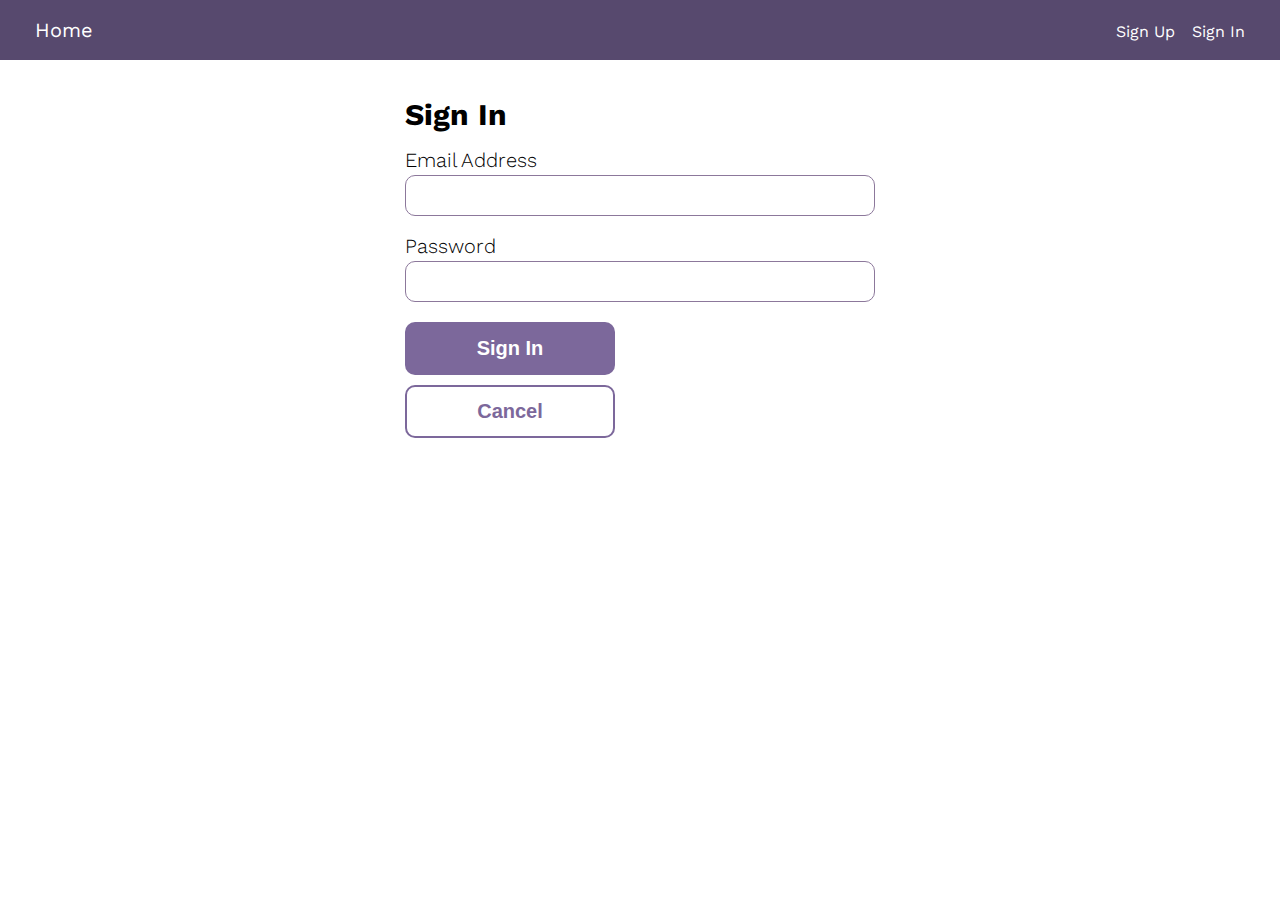
<file: index.html>
<!DOCTYPE html>
<html lang="en">
<head>
    <meta charset="UTF-8">
    <meta http-equiv="X-UA-Compatible" content="IE=edge">
    <meta name="description" content="Treehouse Full Stack JavaScript Project 10 | Full Stack App with React and a REST API">
    <meta name="viewport" content="width=device-width, initial-scale=1.0">
    <link rel="shortcut icon" href="../favicon.ico" type="image/x-icon">
    <title>Courses</title>
    <link rel="preconnect" href="https://fonts.gstatic.com">
    <link href="https://fonts.googleapis.com/css2?family=Work+Sans:ital,wght@0,300;0,400;0,700;1,300;1,400&display=swap"
        rel="stylesheet">
    <link href="../styles/reset.css" rel="stylesheet">
    <link href="../styles/global.css" rel="stylesheet">
</head>
<body>

    <div id="root">
    </div>

    <script src="./api.js"></script>
    <script src="./function.js"></script>
    <script src="./app.js">app.js</script>
    
</body>
</html>
</file>
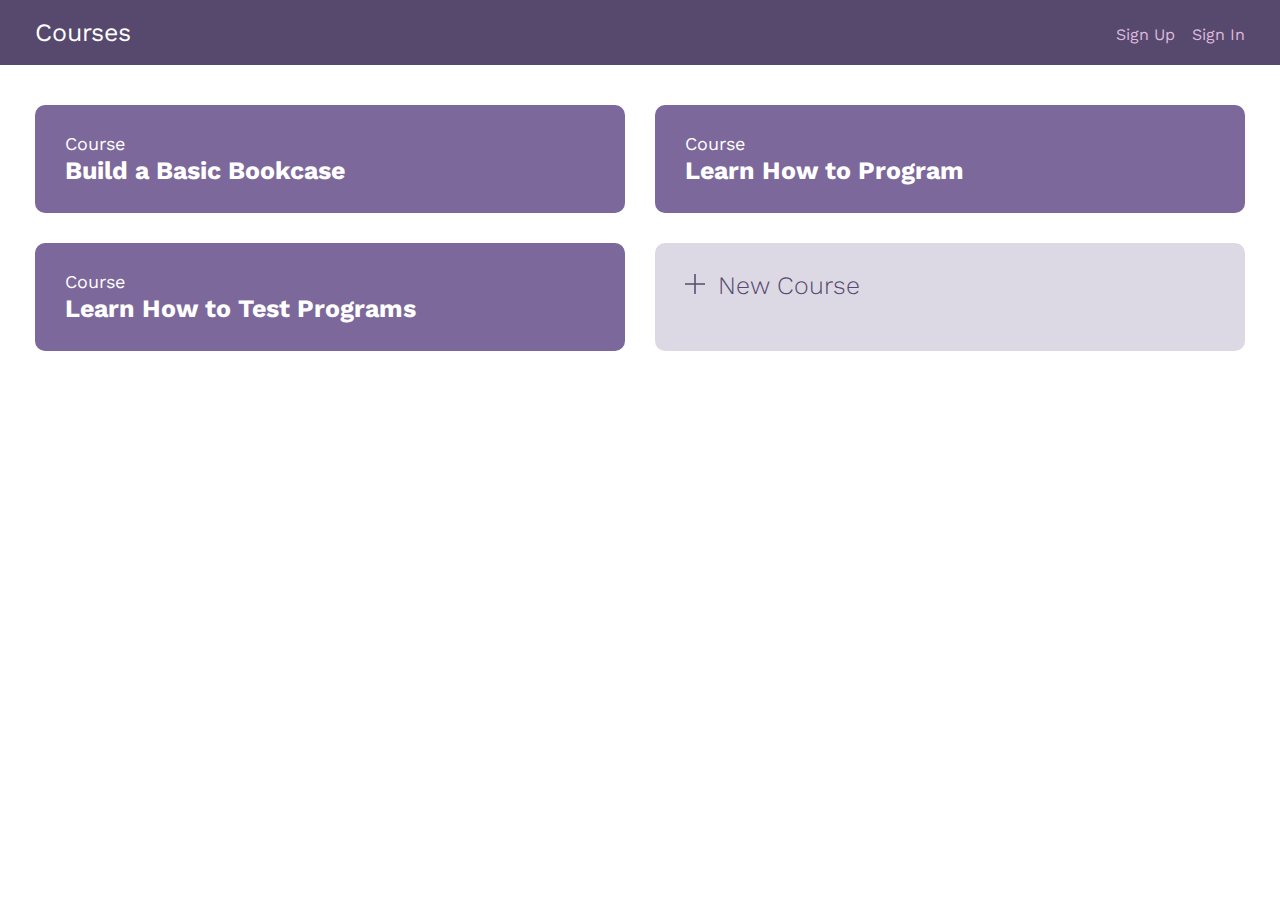
<file: markup/index.html>
<!DOCTYPE html>
<html lang="en">

<head>
    <meta charset="UTF-8">
    <meta http-equiv="X-UA-Compatible" content="IE=edge">
    <meta name="description" content="Treehouse Full Stack JavaScript Project 10 | Full Stack App with React and a REST API">
    <meta name="viewport" content="width=device-width, initial-scale=1.0">
    <link rel="shortcut icon" href="../favicon.ico" type="image/x-icon">
    <title>Courses</title>
    <link rel="preconnect" href="https://fonts.gstatic.com">
    <link href="https://fonts.googleapis.com/css2?family=Work+Sans:ital,wght@0,300;0,400;0,700;1,300;1,400&display=swap"
        rel="stylesheet">
    <link href="../styles/reset.css" rel="stylesheet">
    <link href="../styles/global.css" rel="stylesheet">
</head>

<body>
    <div id="root">
        <header>
            <div class="wrap header--flex">
                <h1 class="header--logo"><a href="index.html">Courses</a></h1>
                <nav>
                    <ul class="header--signedout">
                        <li><a href="sign-up.html">Sign Up</a></li>
                        <li><a href="sign-in.html">Sign In</a></li>
                    </ul>
                </nav>
            </div>
        </header>
        <main>
            <div class="wrap main--grid">
                <a class="course--module course--link" href="course-detail.html">
                    <h2 class="course--label">Course</h2>
                    <h3 class="course--title">Build a Basic Bookcase</h3>
                </a>
                <a class="course--module course--link" href="course-detail.html">
                    <h2 class="course--label">Course</h2>
                    <h3 class="course--title">Learn How to Program</h3>
                </a>
                <a class="course--module course--link" href="course-detail.html">
                    <h2 class="course--label">Course</h2>
                    <h3 class="course--title">Learn How to Test Programs</h3>
                </a>
                <a class="course--module course--add--module" href="create-course.html">
                    <span class="course--add--title">
                        <svg version="1.1" xmlns="http://www.w3.org/2000/svg" x="0px" y="0px"
                        viewBox="0 0 13 13" class="add"><polygon points="7,6 7,0 6,0 6,6 0,6 0,7 6,7 6,13 7,13 7,7 13,7 13,6 "></polygon></svg>
                        New Course
                    </span>
                </a>
            </div>
        </main>
    </div>
</body>

</html>
</file>
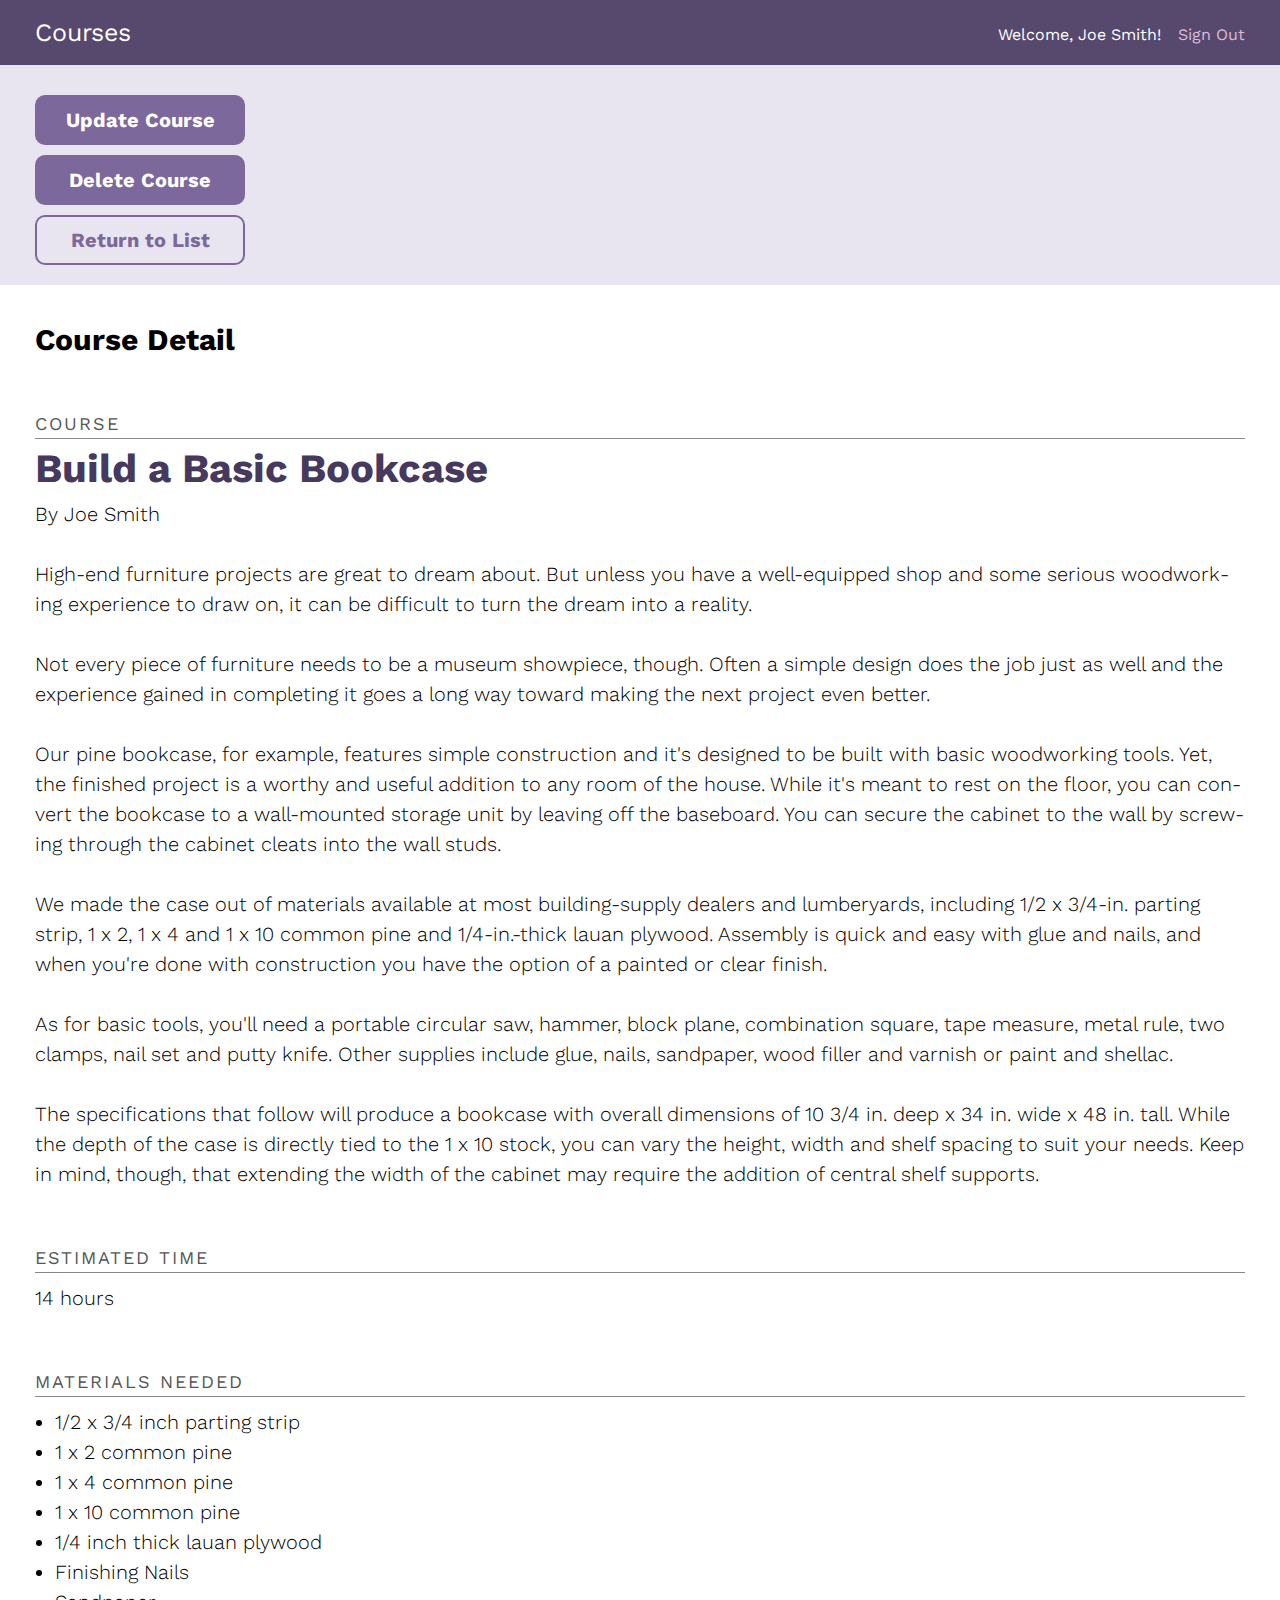
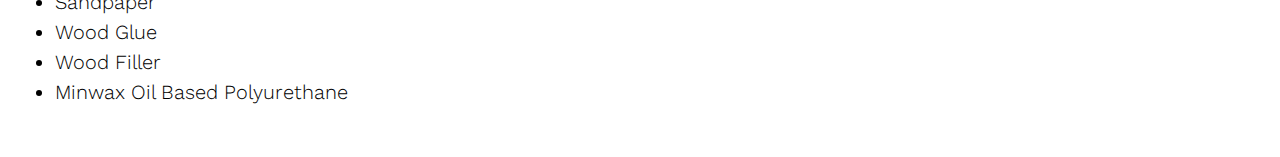
<file: markup/course-detail.html>
<!DOCTYPE html>
<html lang="en">

<head>
    <meta charset="UTF-8">
    <meta http-equiv="X-UA-Compatible" content="IE=edge">
    <meta name="description" content="Treehouse Full Stack JavaScript Project 10 | Full Stack App with React and a REST API">
    <meta name="viewport" content="width=device-width, initial-scale=1.0">
    <link rel="shortcut icon" href="../favicon.ico" type="image/x-icon">
    <title>Courses</title>
    <link rel="preconnect" href="https://fonts.gstatic.com">
    <link href="https://fonts.googleapis.com/css2?family=Work+Sans:ital,wght@0,300;0,400;0,700;1,300;1,400&display=swap"
        rel="stylesheet">
    <link href="../styles/reset.css" rel="stylesheet">
    <link href="../styles/global.css" rel="stylesheet">
</head>

<body>
    <div id="root">
        <header>
            <div class="wrap header--flex">
                <h1 class="header--logo"><a href="index.html">Courses</a></h1>
                <nav>
                    <ul class="header--signedin">
                        <li>Welcome, Joe Smith!</li>
                        <li><a href="sign-out.html">Sign Out</a></li>
                    </ul>
                </nav>
            </div>
        </header>
        <main>
            <div class="actions--bar">
                <div class="wrap">
                    <a class="button" href="update-course.html">Update Course</a>
                    <a class="button" href="#">Delete Course</a>
                    <a class="button button-secondary" href="index.html">Return to List</a>
                </div>
            </div>
            
            <div class="wrap">
                <h2>Course Detail</h2>
                <form>
                    <div class="main--flex">
                        <div>
                            <h3 class="course--detail--title">Course</h3>
                            <h4 class="course--name">Build a Basic Bookcase</h4>
                            <p>By Joe Smith</p>

                            <p>High-end furniture projects are great to dream about. But unless you have a well-equipped shop and some serious woodworking experience to draw on, it can be difficult to turn the dream into a reality.</p>
                            
                            <p>Not every piece of furniture needs to be a museum showpiece, though. Often a simple design does the job just as well and the experience gained in completing it goes a long way toward making the next project even better.</p>
                            
                            <p>Our pine bookcase, for example, features simple construction and it's designed to be built with basic woodworking tools. Yet, the finished project is a worthy and useful addition to any room of the house. While it's meant to rest on the floor, you can convert the bookcase to a wall-mounted storage unit by leaving off the baseboard. You can secure the cabinet to the wall by screwing through the cabinet cleats into the wall studs.</p>
                            
                            <p>We made the case out of materials available at most building-supply dealers and lumberyards, including 1/2 x 3/4-in. parting strip, 1 x 2, 1 x 4 and 1 x 10 common pine and 1/4-in.-thick lauan plywood. Assembly is quick and easy with glue and nails, and when you're done with construction you have the option of a painted or clear finish.</p>
                            
                            <p>As for basic tools, you'll need a portable circular saw, hammer, block plane, combination square, tape measure, metal rule, two clamps, nail set and putty knife. Other supplies include glue, nails, sandpaper, wood filler and varnish or paint and shellac.</p>
                            
                            <p>The specifications that follow will produce a bookcase with overall dimensions of 10 3/4 in. deep x 34 in. wide x 48 in. tall. While the depth of the case is directly tied to the 1 x 10 stock, you can vary the height, width and shelf spacing to suit your needs. Keep in mind, though, that extending the width of the cabinet may require the addition of central shelf supports.</p>
                        </div>
                        <div>
                            <h3 class="course--detail--title">Estimated Time</h3>
                            <p>14 hours</p>

                            <h3 class="course--detail--title">Materials Needed</h3>
                            <ul class="course--detail--list">
                                <li>1/2 x 3/4 inch parting strip</li>
                                <li>1 x 2 common pine</li>
                                <li>1 x 4 common pine</li>
                                <li>1 x 10 common pine</li>
                                <li>1/4 inch thick lauan plywood</li>
                                <li>Finishing Nails</li>
                                <li>Sandpaper</li>
                                <li>Wood Glue</li>
                                <li>Wood Filler</li>
                                <li>Minwax Oil Based Polyurethane</li>
                            </ul>
                        </div>
                    </div>
                </form>
            </div>
        </main>
    </div>
</body>

</html>
</file>
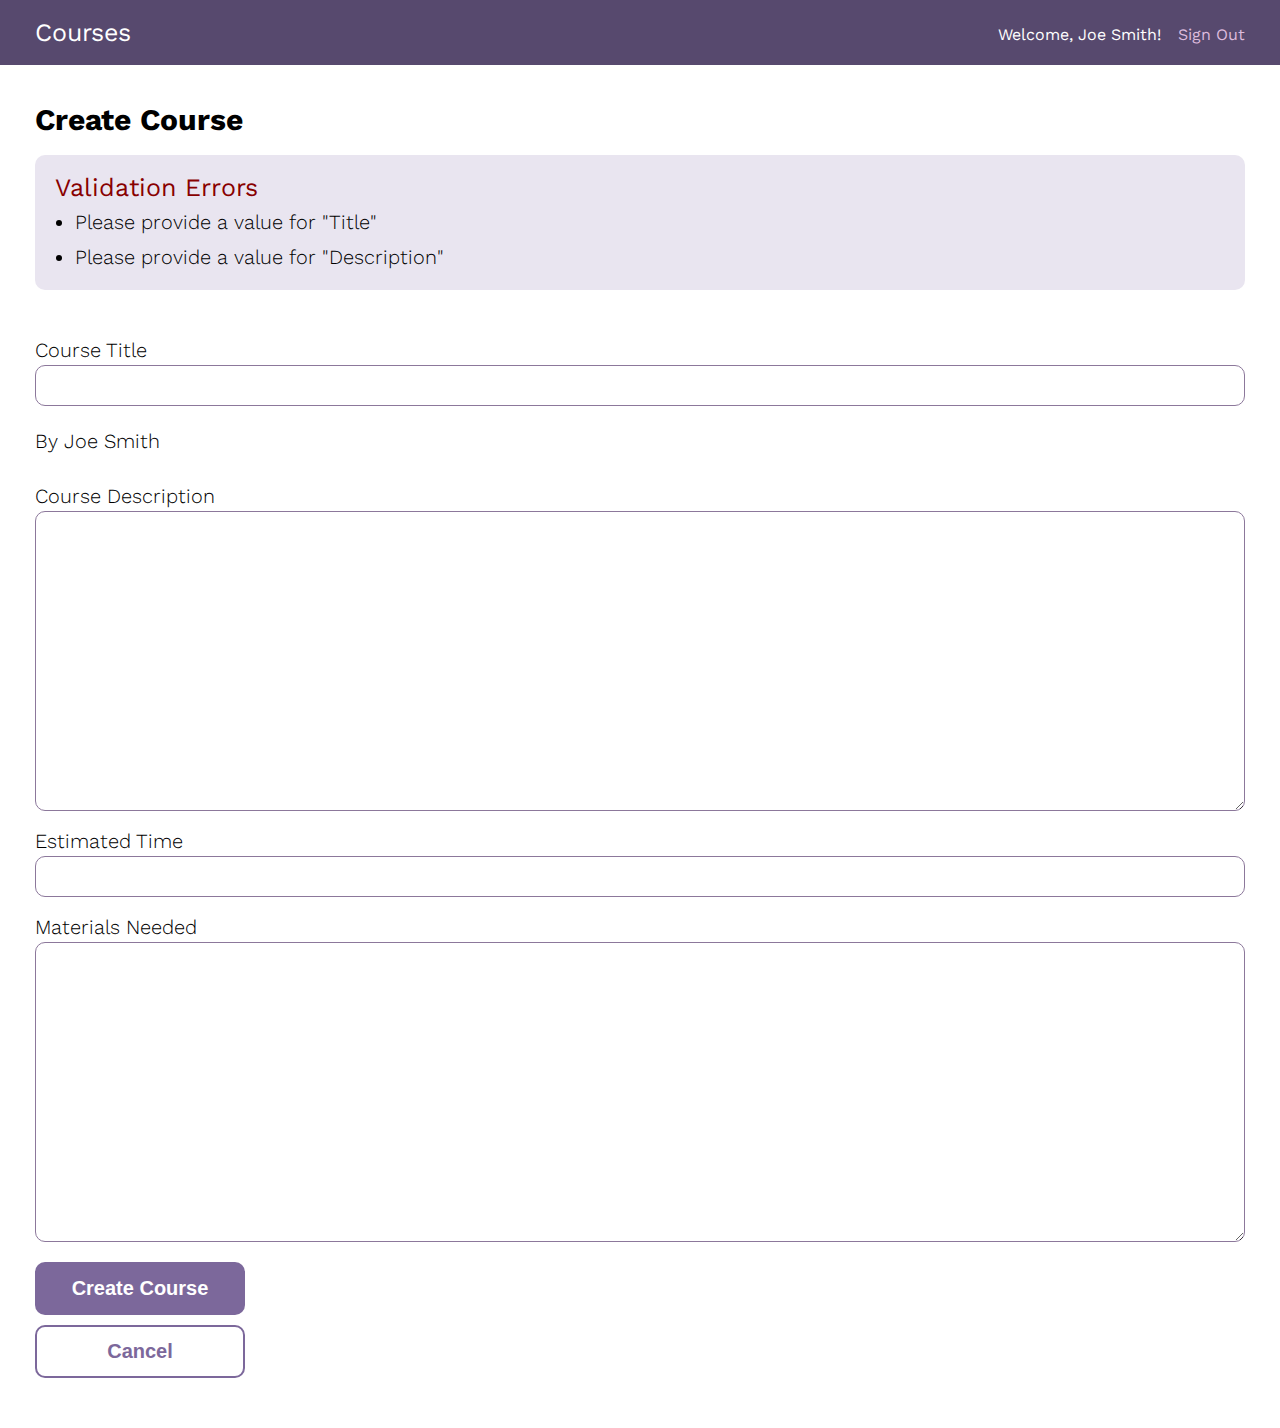
<file: markup/create-course.html>
<!DOCTYPE html>
<html lang="en">

<head>
    <meta charset="UTF-8">
    <meta http-equiv="X-UA-Compatible" content="IE=edge">
    <meta name="description" content="Treehouse Full Stack JavaScript Project 10 | Full Stack App with React and a REST API">
    <meta name="viewport" content="width=device-width, initial-scale=1.0">
    <link rel="shortcut icon" href="../favicon.ico" type="image/x-icon">
    <title>Courses</title>
    <link rel="preconnect" href="https://fonts.gstatic.com">
    <link href="https://fonts.googleapis.com/css2?family=Work+Sans:ital,wght@0,300;0,400;0,700;1,300;1,400&display=swap"
        rel="stylesheet">
    <link href="../styles/reset.css" rel="stylesheet">
    <link href="../styles/global.css" rel="stylesheet">
</head>

<body>
    <div id="root">
        <header>
            <div class="wrap header--flex">
                <h1 class="header--logo"><a href="index.html">Courses</a></h1>
                <nav>
                    <ul class="header--signedin">
                        <li>Welcome, Joe Smith!</li>
                        <li><a href="sign-out.html">Sign Out</a></li>
                    </ul>
                </nav>
            </div>
        </header>
        <main>
            <div class="wrap">
                <h2>Create Course</h2>
                <div class="validation--errors">
                    <h3>Validation Errors</h3>
                    <ul>
                        <li>Please provide a value for "Title"</li>
                        <li>Please provide a value for "Description"</li>
                    </ul>
                </div>
                <form>
                    <div class="main--flex">
                        <div>
                            <label for="courseTitle">Course Title</label>
                            <input id="courseTitle" name="courseTitle" type="text" value="">

                            <p>By Joe Smith</p>

                            <label for="courseDescription">Course Description</label>
                            <textarea id="courseDescription" name="courseDescription"></textarea>
                        </div>
                        <div>
                            <label for="estimatedTime">Estimated Time</label>
                            <input id="estimatedTime" name="estimatedTime" type="text" value="">

                            <label for="materialsNeeded">Materials Needed</label>
                            <textarea id="materialsNeeded" name="materialsNeeded"></textarea>
                        </div>
                    </div>
                    <button class="button" type="submit">Create Course</button><button class="button button-secondary" onclick="event.preventDefault(); location.href='index.html';">Cancel</button>
                </form>
            </div>
        </main>
    </div>
</body>

</html>
</file>
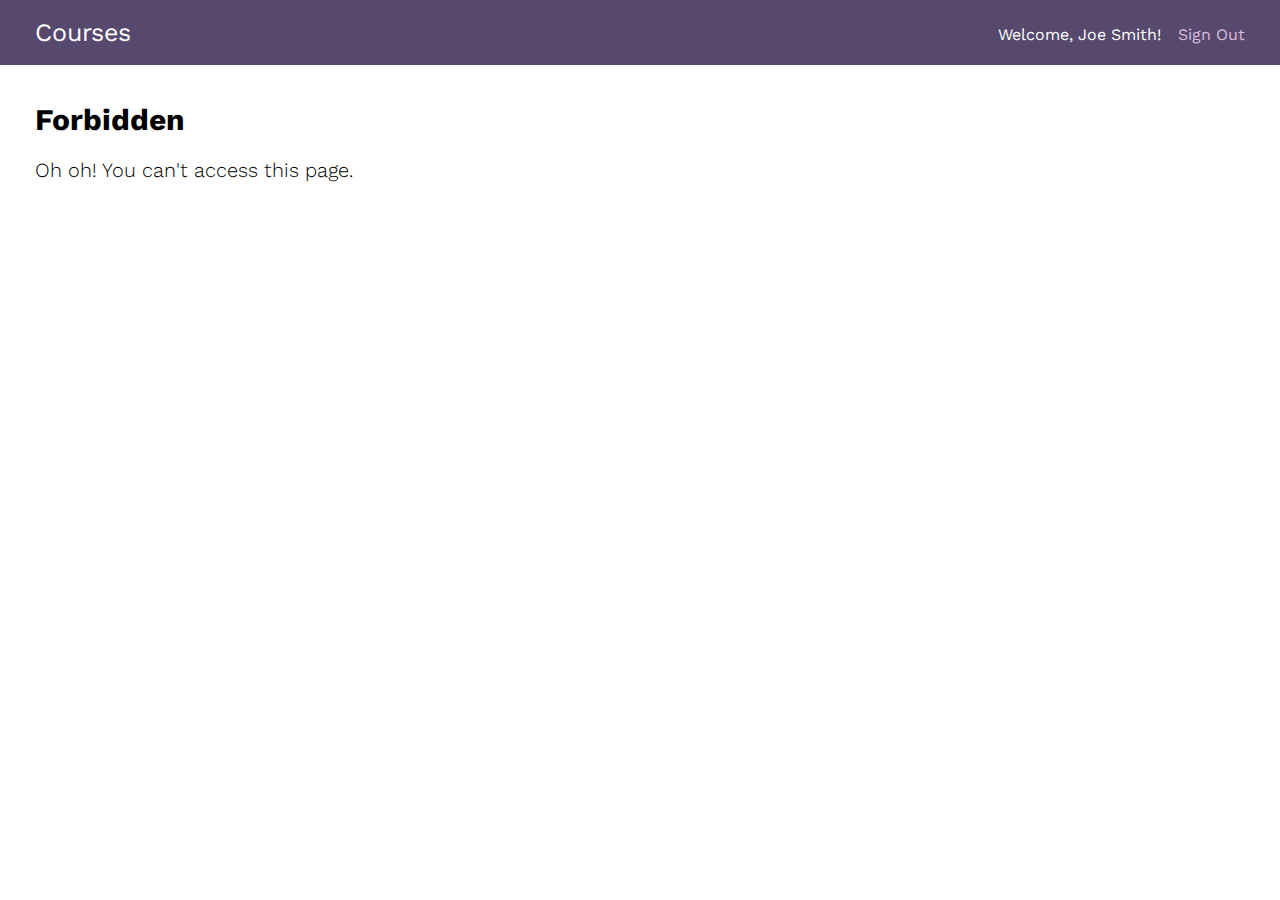
<file: markup/forbidden.html>
<!DOCTYPE html>
<html lang="en">

<head>
    <meta charset="UTF-8">
    <meta http-equiv="X-UA-Compatible" content="IE=edge">
    <meta name="description" content="Treehouse Full Stack JavaScript Project 10 | Full Stack App with React and a REST API">
    <meta name="viewport" content="width=device-width, initial-scale=1.0">
    <link rel="shortcut icon" href="../favicon.ico" type="image/x-icon">
    <title>Courses</title>
    <link rel="preconnect" href="https://fonts.gstatic.com">
    <link href="https://fonts.googleapis.com/css2?family=Work+Sans:ital,wght@0,300;0,400;0,700;1,300;1,400&display=swap"
        rel="stylesheet">
    <link href="../styles/reset.css" rel="stylesheet">
    <link href="../styles/global.css" rel="stylesheet">
</head>

<body>
    <div id="root">
        <header>
            <div class="wrap header--flex">
                <h1 class="header--logo"><a href="index.html">Courses</a></h1>
                <nav>
                    <ul class="header--signedin">
                        <li>Welcome, Joe Smith!</li>
                        <li><a href="sign-out.html">Sign Out</a></li>
                    </ul>
                </nav>
            </div>
        </header>
        <main>
            <div class="wrap">
                <h2>Forbidden</h2>
                <p>Oh oh! You can't access this page.</p>
            </div>
        </main>
    </div>
</body>

</html>
</file>
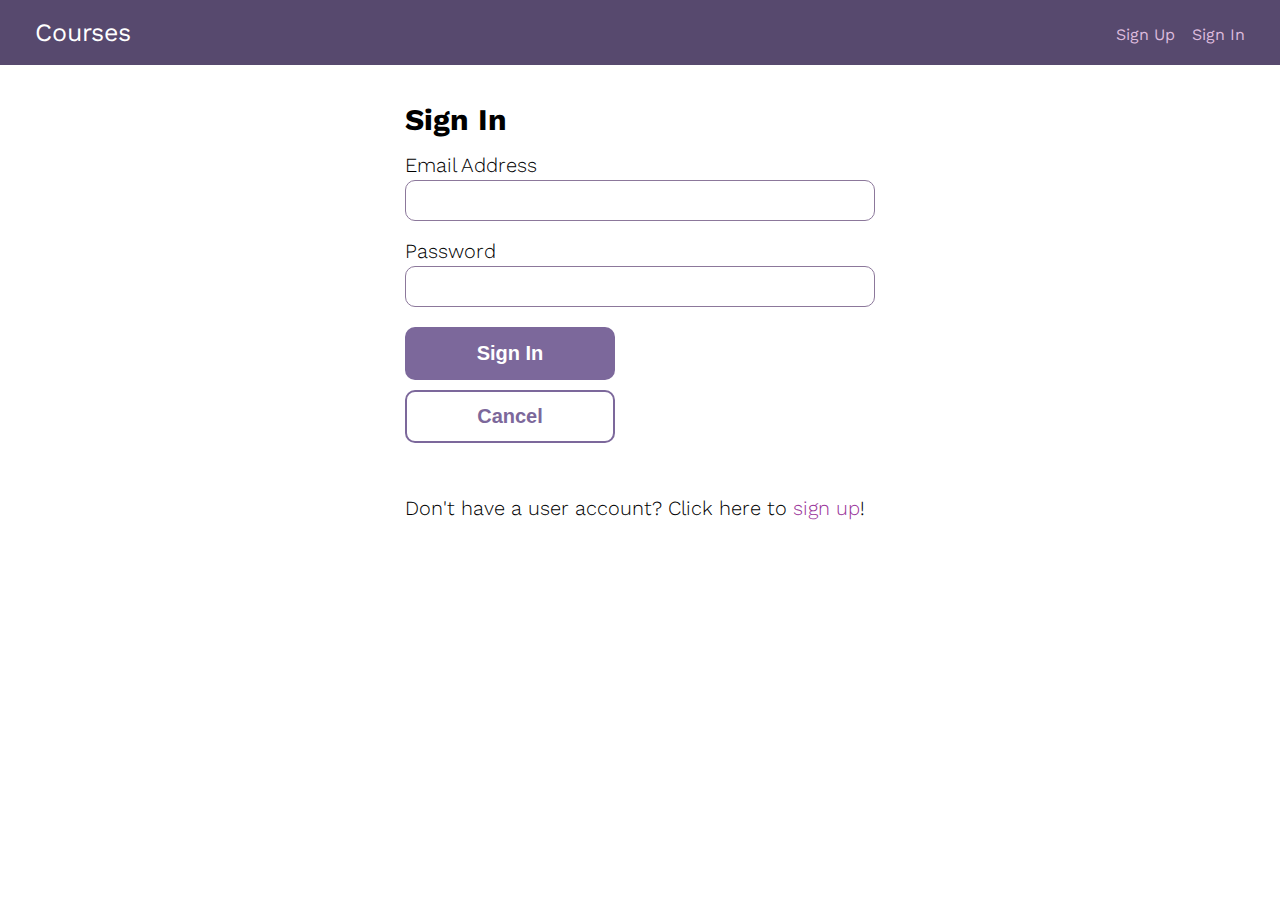
<file: markup/sign-in.html>
<!DOCTYPE html>
<html lang="en">

<head>
    <meta charset="UTF-8">
    <meta http-equiv="X-UA-Compatible" content="IE=edge">
    <meta name="description" content="Treehouse Full Stack JavaScript Project 10 | Full Stack App with React and a REST API">
    <meta name="viewport" content="width=device-width, initial-scale=1.0">
    <link rel="shortcut icon" href="../favicon.ico" type="image/x-icon">
    <title>Courses</title>
    <link rel="preconnect" href="https://fonts.gstatic.com">
    <link href="https://fonts.googleapis.com/css2?family=Work+Sans:ital,wght@0,300;0,400;0,700;1,300;1,400&display=swap"
        rel="stylesheet">
    <link href="../styles/reset.css" rel="stylesheet">
    <link href="../styles/global.css" rel="stylesheet">
</head>

<body>
    <div id="root">
        <header>
            <div class="wrap header--flex">
                <h1 class="header--logo"><a href="index.html">Courses</a></h1>
                <nav>
                    <ul class="header--signedout">
                        <li><a href="sign-up.html">Sign Up</a></li>
                        <li><a href="sign-in.html">Sign In</a></li>
                    </ul>
                </nav>
            </div>
        </header>
        <main>
            <div class="form--centered">
                <h2>Sign In</h2>
                
                <form>
                    <label for="emailAddress">Email Address</label>
                    <input id="emailAddress" name="emailAddress" type="email" value="">
                    <label for="password">Password</label>
                    <input id="password" name="password" type="password" value="">
                    <button class="button" type="submit">Sign In</button><button class="button button-secondary" onclick="event.preventDefault(); location.href='index.html';">Cancel</button>
                </form>
                <p>Don't have a user account? Click here to <a href="sign-up.html">sign up</a>!</p>
                
            </div>
        </main>
    </div>
</body>

</html>
</file>
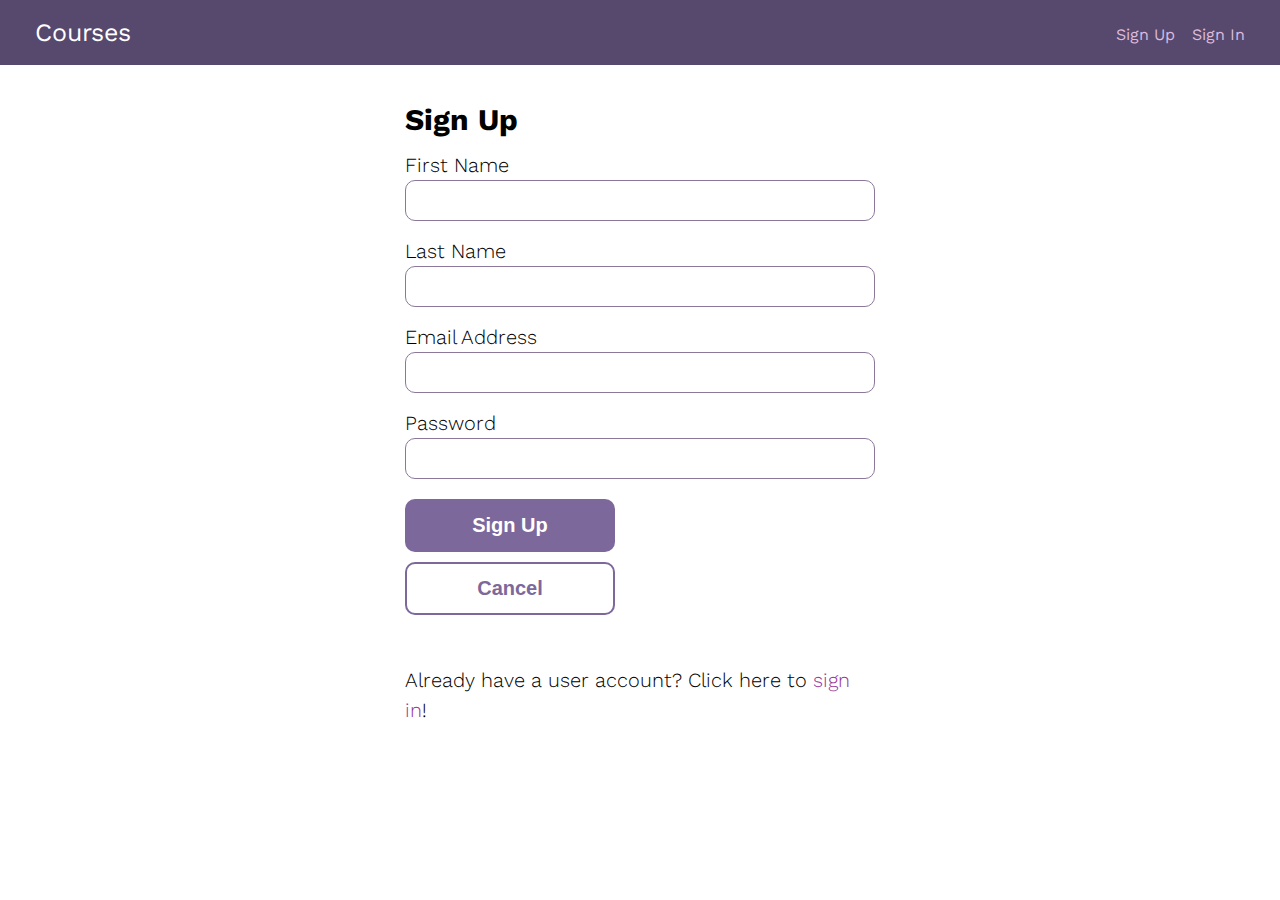
<file: markup/sign-up.html>
<!DOCTYPE html>
<html lang="en">

<head>
    <meta charset="UTF-8">
    <meta http-equiv="X-UA-Compatible" content="IE=edge">
    <meta name="description" content="Treehouse Full Stack JavaScript Project 10 | Full Stack App with React and a REST API">
    <meta name="viewport" content="width=device-width, initial-scale=1.0">
    <link rel="shortcut icon" href="../favicon.ico" type="image/x-icon">
    <title>Courses</title>
    <link rel="preconnect" href="https://fonts.gstatic.com">
    <link href="https://fonts.googleapis.com/css2?family=Work+Sans:ital,wght@0,300;0,400;0,700;1,300;1,400&display=swap"
        rel="stylesheet">
    <link href="../styles/reset.css" rel="stylesheet">
    <link href="../styles/global.css" rel="stylesheet">
</head>

<body>
    <div id="root">
        <header>
            <div class="wrap header--flex">
                <h1 class="header--logo"><a href="index.html">Courses</a></h1>
                <nav>
                    <ul class="header--signedout">
                        <li><a href="sign-up.html">Sign Up</a></li>
                        <li><a href="sign-in.html">Sign In</a></li>
                    </ul>
                </nav>
            </div>
        </header>
        <main>
            <div class="form--centered">
                <h2>Sign Up</h2>
                
                <form>
                    <label for="firstName">First Name</label>
                    <input id="firstName" name="firstName" type="text" value="">
                    <label for="lastName">Last Name</label>
                    <input id="lastName" name="lastName" type="text" value="">
                    <label for="emailAddress">Email Address</label>
                    <input id="emailAddress" name="emailAddress" type="email" value="">
                    <label for="password">Password</label>
                    <input id="password" name="password" type="password" value="">
                    <button class="button" type="submit">Sign Up</button><button class="button button-secondary" onclick="event.preventDefault(); location.href='index.html';">Cancel</button>
                </form>
                <p>Already have a user account? Click here to <a href="sign-in.html">sign in</a>!</p>
            </div>
        </main>
    </div>
</body>

</html>
</file>
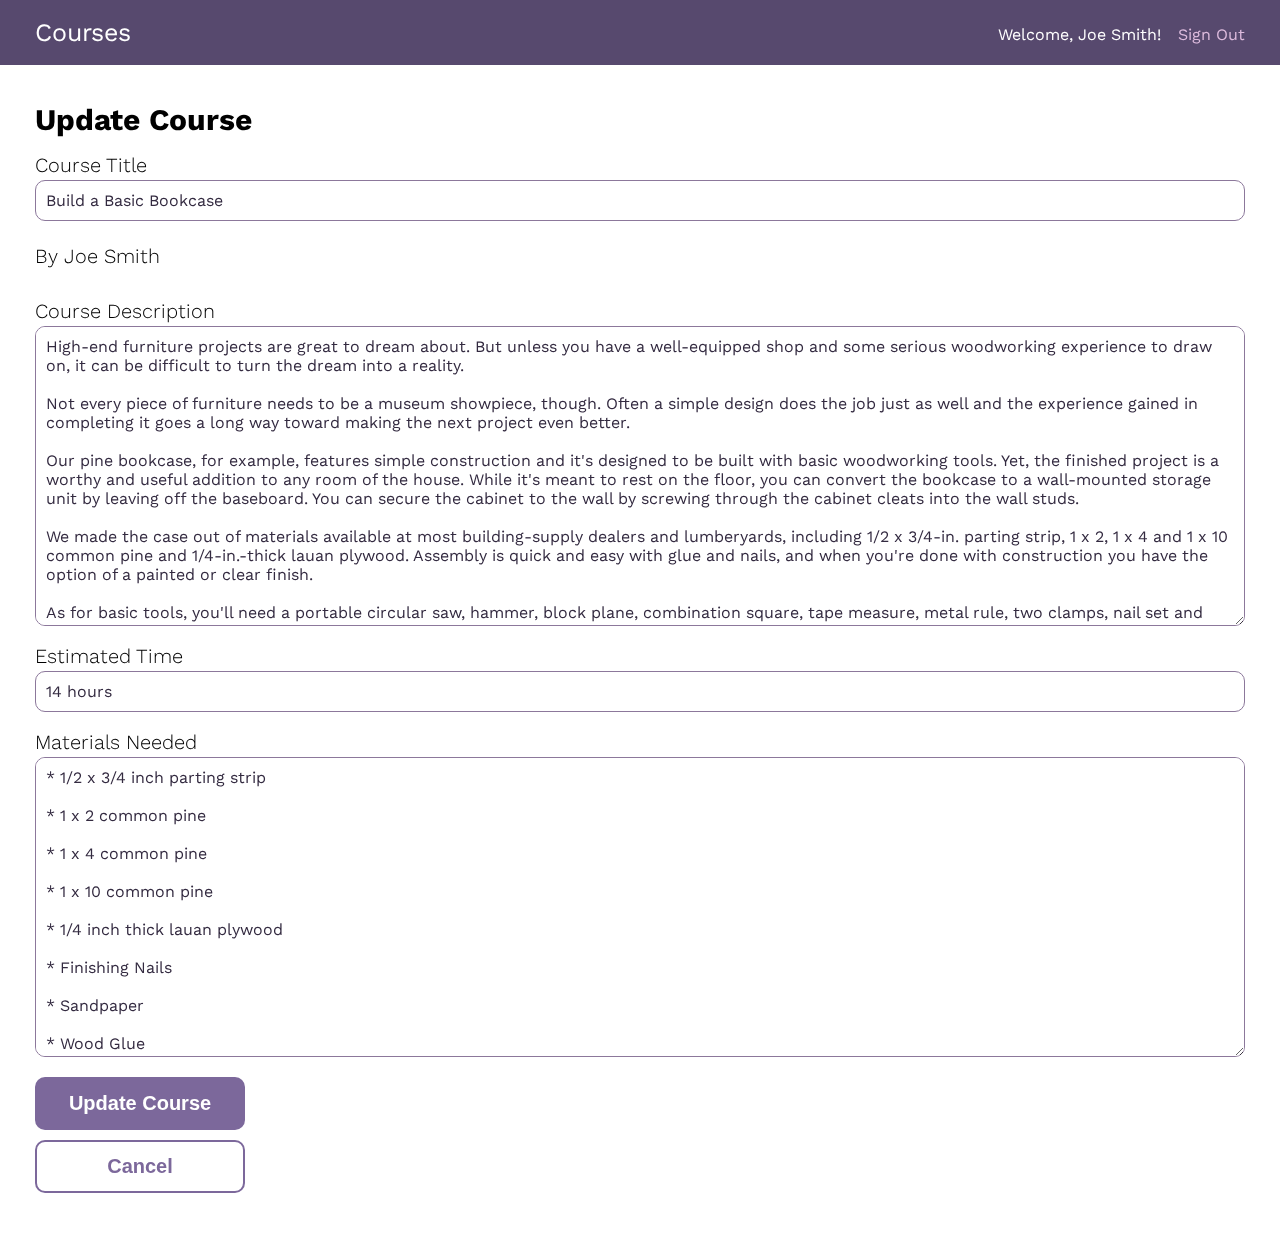
<file: markup/update-course.html>
<!DOCTYPE html>
<html lang="en">

<head>
    <meta charset="UTF-8">
    <meta http-equiv="X-UA-Compatible" content="IE=edge">
    <meta name="description" content="Treehouse Full Stack JavaScript Project 10 | Full Stack App with React and a REST API">
    <meta name="viewport" content="width=device-width, initial-scale=1.0">
    <link rel="shortcut icon" href="../favicon.ico" type="image/x-icon">
    <title>Courses</title>
    <link rel="preconnect" href="https://fonts.gstatic.com">
    <link href="https://fonts.googleapis.com/css2?family=Work+Sans:ital,wght@0,300;0,400;0,700;1,300;1,400&display=swap"
        rel="stylesheet">
    <link href="../styles/reset.css" rel="stylesheet">
    <link href="../styles/global.css" rel="stylesheet">
</head>

<body>
    <div id="root">
        <header>
            <div class="wrap header--flex">
                <h1 class="header--logo"><a href="index.html">Courses</a></h1>
                <nav>
                    <ul class="header--signedin">
                        <li>Welcome, Joe Smith!</li>
                        <li><a href="sign-out.html">Sign Out</a></li>
                    </ul>
                </nav>
            </div>
        </header>
        <main>
            <div class="wrap">
                <h2>Update Course</h2>
                <form>
                    <div class="main--flex">
                        <div>
                            <label for="courseTitle">Course Title</label>
                            <input id="courseTitle" name="courseTitle" type="text" value="Build a Basic Bookcase">

                            <p>By Joe Smith</p>

                            <label for="courseDescription">Course Description</label>
                            <textarea id="courseDescription" name="courseDescription">High-end furniture projects are great to dream about. But unless you have a well-equipped shop and some serious woodworking experience to draw on, it can be difficult to turn the dream into a reality.&#13;&#13;Not every piece of furniture needs to be a museum showpiece, though. Often a simple design does the job just as well and the experience gained in completing it goes a long way toward making the next project even better.&#13;&#13;Our pine bookcase, for example, features simple construction and it's designed to be built with basic woodworking tools. Yet, the finished project is a worthy and useful addition to any room of the house. While it's meant to rest on the floor, you can convert the bookcase to a wall-mounted storage unit by leaving off the baseboard. You can secure the cabinet to the wall by screwing through the cabinet cleats into the wall studs.&#13;&#13;We made the case out of materials available at most building-supply dealers and lumberyards, including 1/2 x 3/4-in. parting strip, 1 x 2, 1 x 4 and 1 x 10 common pine and 1/4-in.-thick lauan plywood. Assembly is quick and easy with glue and nails, and when you're done with construction you have the option of a painted or clear finish.&#13;&#13;As for basic tools, you'll need a portable circular saw, hammer, block plane, combination square, tape measure, metal rule, two clamps, nail set and putty knife. Other supplies include glue, nails, sandpaper, wood filler and varnish or paint and shellac.&#13;&#13;The specifications that follow will produce a bookcase with overall dimensions of 10 3/4 in. deep x 34 in. wide x 48 in. tall. While the depth of the case is directly tied to the 1 x 10 stock, you can vary the height, width and shelf spacing to suit your needs. Keep in mind, though, that extending the width of the cabinet may require the addition of central shelf supports.</textarea>
                        </div>
                        <div>
                            <label for="estimatedTime">Estimated Time</label>
                            <input id="estimatedTime" name="estimatedTime" type="text" value="14 hours">

                            <label for="materialsNeeded">Materials Needed</label>
                            <textarea id="materialsNeeded" name="materialsNeeded">* 1/2 x 3/4 inch parting strip&#13;&#13;* 1 x 2 common pine&#13;&#13;* 1 x 4 common pine&#13;&#13;* 1 x 10 common pine&#13;&#13;* 1/4 inch thick lauan plywood&#13;&#13;* Finishing Nails&#13;&#13;* Sandpaper&#13;&#13;* Wood Glue&#13;&#13;* Wood Filler&#13;&#13;* Minwax Oil Based Polyurethane</textarea>
                        </div>
                    </div>
                    <button class="button" type="submit">Update Course</button><button class="button button-secondary" onclick="event.preventDefault(); location.href='index.html';">Cancel</button>
                </form>
            </div>
        </main>
    </div>
</body>

</html>
</file>
<file: styles/global.css>
/* global.css */
* {
    box-sizing: border-box;
}
html {
    font-size: 1.25em;
}
body {
    font-family: 'Work Sans', sans-serif;
}
h2 {
    font-size: 1.5rem;
    font-weight: 700;
    margin-bottom: 1rem;
}
p {
    font-weight: 300;
    margin-bottom: 1.5rem;
    line-height: 1.5;
    hyphens: auto;
}
a {
    color: #939;
    text-decoration: none;
}
.wrap {
    max-width: 1250px;
    margin: 0 auto;
    padding: 0 1rem;
}
header {
    background: #57496e;
    color: #fff;
    padding: 1rem 0;
    margin-bottom: 2rem;
}
.header--flex {
    display: flex;
    justify-content: space-between;
    align-items: center;
}
.header--logo a {
    font-size: 1.25rem;
    color: #fff;
}
header li {
    font-size: .8rem;
}
header nav a {
    color: #dbd;
}
header nav a:hover {
    color: #fff;
}

.header--signedin li {
    text-align: right;
    line-height: 1.25;
}
.header--signedout li {
    display: inline-block;
    margin-left: .5rem;
}
.course--module {
    background: #7c689b;
    border-radius: .5rem;
    padding: 1.5rem;
    margin-bottom: 1.5rem;
    display: block;
}
.course--label {
    color: #fff;
    font-size: .9rem;
    font-weight: 400;
    margin-bottom: .25rem;
}
.course--title {
    color: #fff;
    font-weight: 700;
    font-size: 1.25rem;
}
.course--add--module {
    background: #ddd9e4;
    color: #57496e;
    font-weight: 300;
    font-size: 1.25rem;
}
.course--add--title .add {
    width: 20px;
    height: auto;
    margin-right: 5px;
    fill: #57496e;
}
.course--detail--title {
    padding-bottom: .25rem;
    border-bottom: 1px solid #888;
    margin: 3rem 0 .5rem;
    font-size: .9rem;
    color: #555;
    text-transform: uppercase;
    letter-spacing: 2px;
}
.course--name {
    font-size: 2rem;
    margin-bottom: .5rem;
    font-weight: 700;
    color: #47395e;
}
.course--detail--list {
    font-weight: 300;
    margin: 0 0 1.5rem 1rem;
    line-height: 1.5;
}
.actions--bar {
    background: #e9e5f0;
    padding: 1rem 0;
    margin: -2rem 0 2rem;
}
.validation--errors {
    background: #e9e5f0;
    padding: 1rem;
    border-radius: .5rem;
    margin-bottom: 2.5rem;
}
.validation--errors h3 {
    color: #800;
    font-size: 1.25rem;
    margin-bottom: .5rem;
}
.validation--errors ul {
    font-weight: 300;
    margin-left: 1rem;
    line-height: 1.25;
}
.validation--errors li {
    margin-bottom: .5rem;
}
.validation--errors li:last-child {
    margin-bottom: 0;
}

.form--centered {
    max-width: 510px;
    margin: 0 auto;
    padding: 0 1rem;
}
form {
    margin-bottom: 2.5rem;
}
label {
    display: block;
    font-weight: 300;
    margin-bottom: .25rem;
}
input, textarea {
    display: block;
    width: 100%;
    color: #332a40;
    border-radius: .5rem;
    border: 1px solid #8c789b;
    padding: .5rem;
    margin-bottom: 1rem;
    font-family: 'Work Sans', sans-serif;
    font-size: .8rem;
}
textarea {
    min-height: 300px;
}
.button {
    background: #7c689b;
    color: #fff;
    font-size: 1rem;
    padding: .75rem 1.5rem;
    border: 0;
    margin: .5rem 0 .5rem 0;
    display: block;
    width: 210px;
    text-align: center;
    border-radius: .5rem;
    font-weight: bold;
    transition: background 0.2s;
}
.button:last-child {
    margin-bottom: 0;
}
.button:not(.button-secondary):hover {
    background: #63537d;
    cursor: pointer;
}
.button-secondary {
    color: #7c689b;
    background: none;
    box-shadow: 0 0 0 2px #7c689b inset;
    transition: box-shadow 0.2s, color 0.2s;
}
.button-secondary:hover {
    color: #63537d;
    box-shadow: 0 0 0 2px #63537d inset;
    cursor: pointer;
}
input:focus, button:focus, .button:focus, textarea:focus {
    border: none;
    border-radius: 0;
    outline: 2px solid #332a40;
}

button.new-book{
    margin-left: 20px;
    margin-bottom: 20px;
   }


   
    .header--signedin li {
        display: inline-block;
        margin-left: .5rem;
        line-height: 1;
    }
    .main--grid {
        display: grid;
        grid-template-columns: 1fr 1fr;
        column-gap: 1.5rem;
        grid-auto-rows: 1fr;
    }

    button.new-book{
        margin-left: 20px;
        margin-bottom: 20px;
       }
}
@media screen and (min-width: 800px) {
    .main--grid {
        grid-template-columns: 1fr 1fr 1fr;
    }
    .main--flex {
        display: flex;
    }
    .main--flex div:first-child {
        flex-basis: 62%;
    }
    .main--flex div:last-child {
        margin-left: 8%;
        flex-basis: 30%;
    }
    .course--detail--title {
        margin: 1.5rem 0 .5rem;
    }
    .button {
        margin: .5rem .5rem 0 0;
        display: inline-block;
      
    }

   button.new-book{
    margin-left: 115px;
    margin-bottom: 20px;
   }

   
}
</file>
